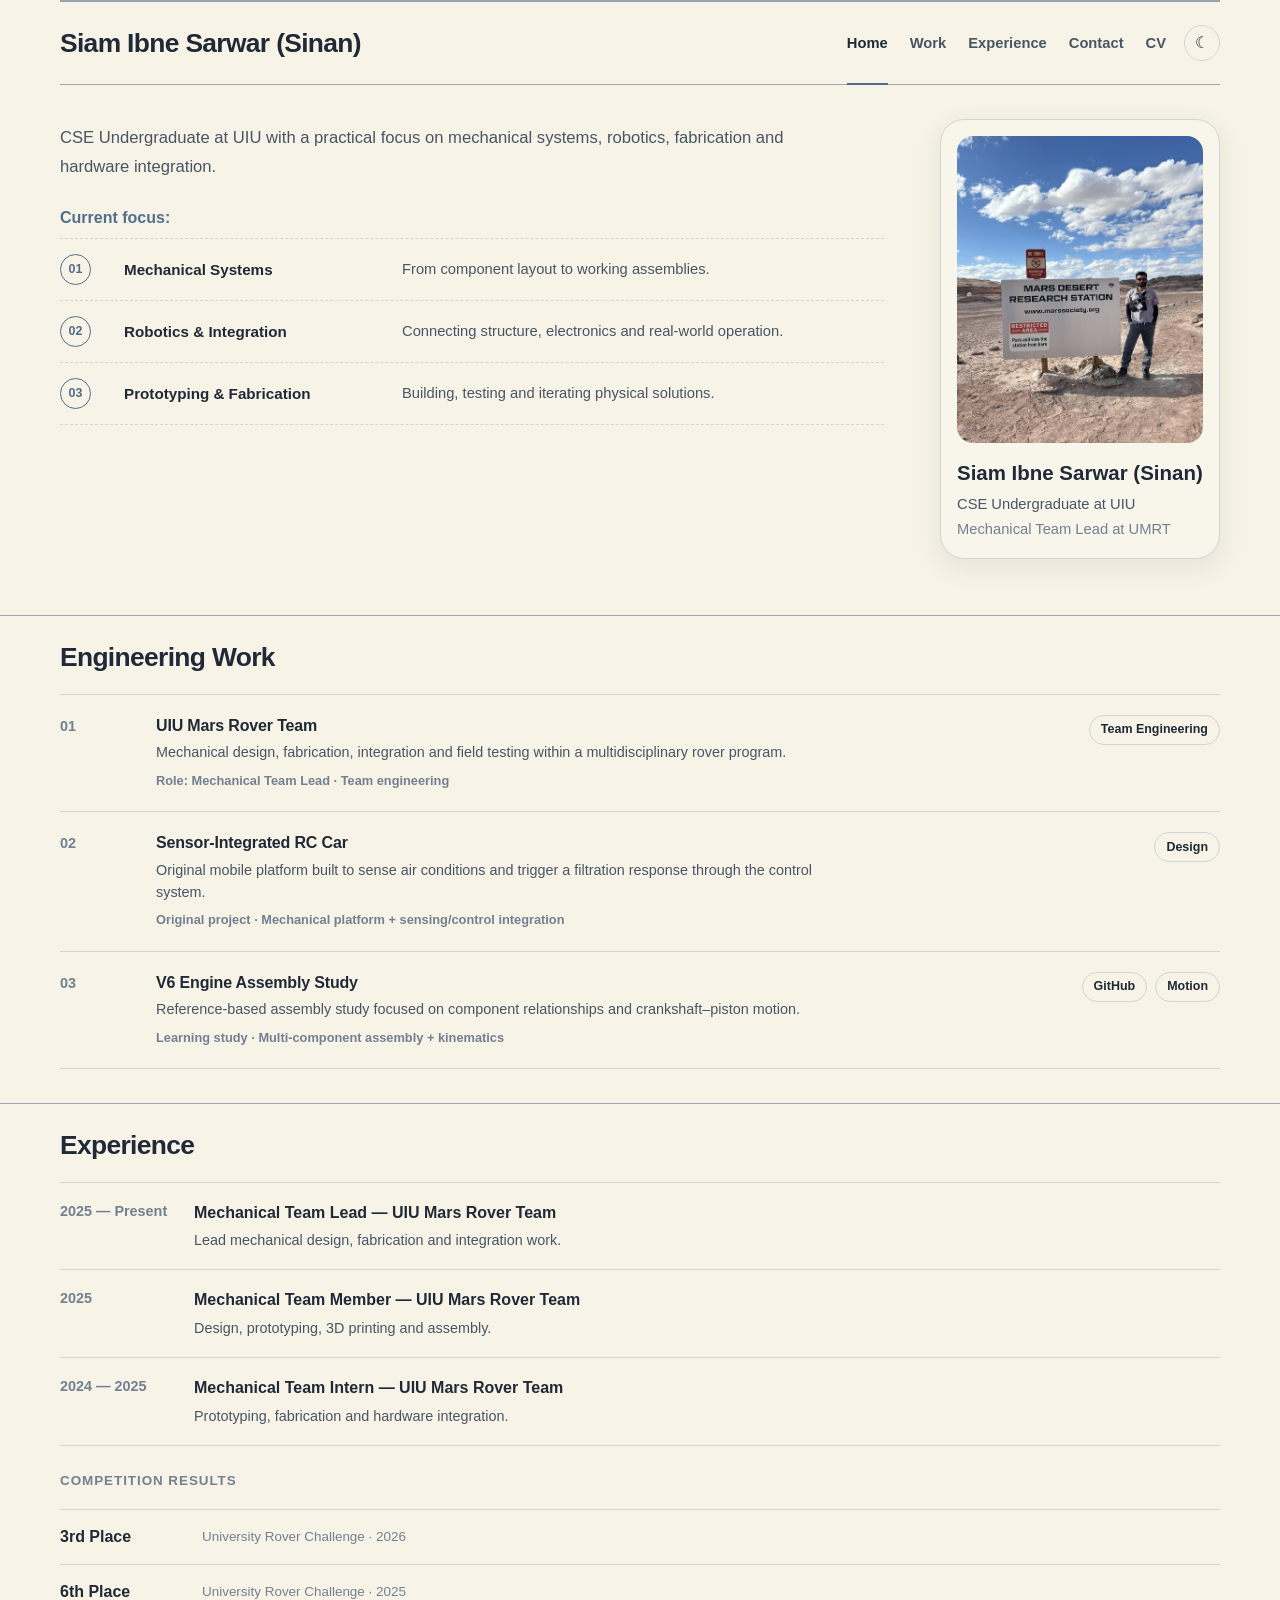
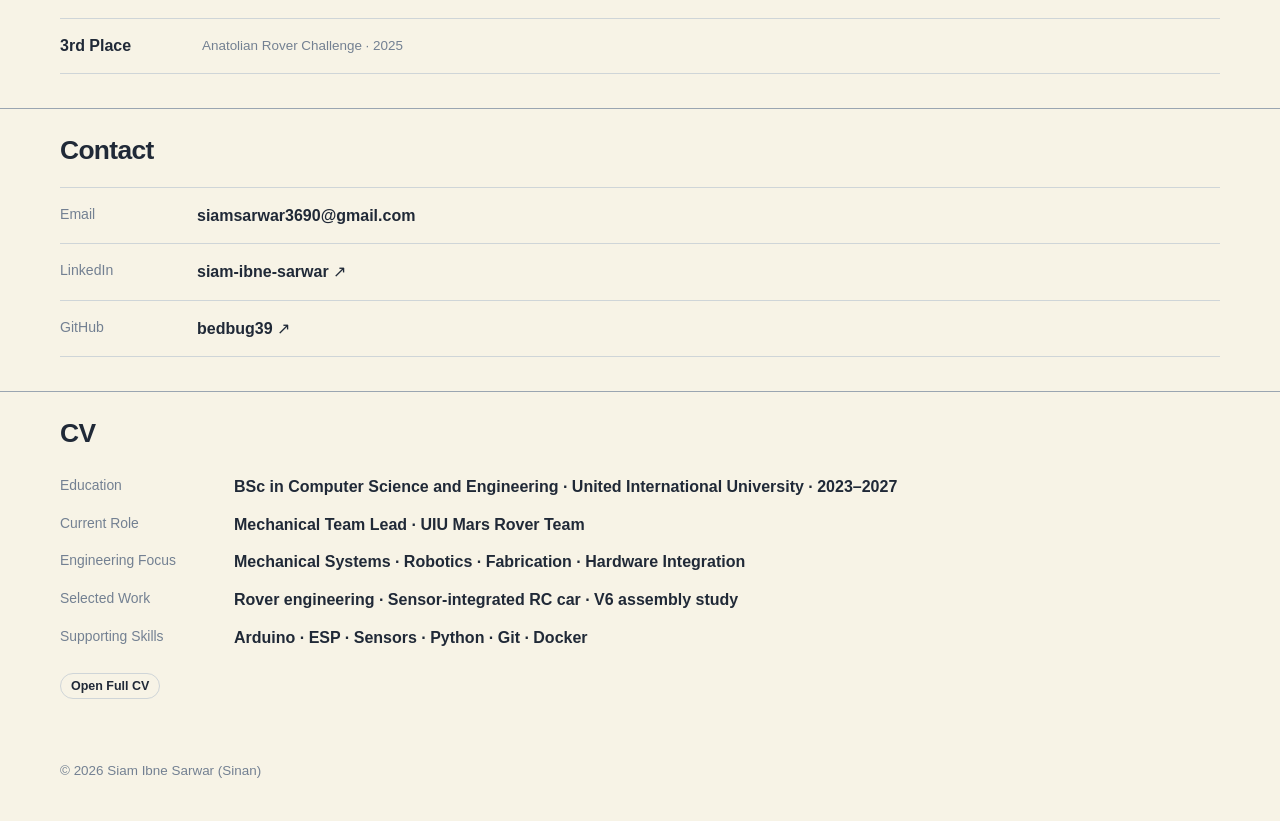
<file: index.html>
<!DOCTYPE html>
<html lang="en" data-theme="light">
<head>
  <meta charset="UTF-8">
  <meta name="viewport" content="width=device-width, initial-scale=1.0">
  <meta name="description" content="Siam Ibne Sarwar (Sinan) — engineering portfolio focused on mechanical systems, robotics and hardware integration.">
  <title>Siam Ibne Sarwar (Sinan) | Engineering Portfolio</title>
  <meta name="theme-color" content="#f7f3e6">
  <meta property="og:type" content="website">
  <meta property="og:title" content="Siam Ibne Sarwar (Sinan) | Engineering Portfolio">
  <meta property="og:description" content="Mechanical systems, robotics, fabrication and hardware integration.">
  <meta property="og:url" content="https://bedbug39.github.io/">
  <meta property="og:image" content="https://bedbug39.github.io/assets/images/profile.jpg">
  <link rel="canonical" href="https://bedbug39.github.io/">
  <link rel="icon" href="favicon.svg?v=4" type="image/svg+xml">
  <link rel="manifest" href="site.webmanifest">
  <link rel="stylesheet" href="styles.css?v=20260818-2">
  <script src="script.js?v=20260818-2" defer></script>
</head>
<body>

<header class="site-header">
  <div class="header-inner shell">
    <a class="brand" href="#home">Siam Ibne Sarwar (Sinan)</a>

    <div class="nav-area">
      <button id="menu-toggle" class="menu-toggle" aria-expanded="false" aria-controls="nav-links" aria-label="Toggle navigation">
        <span></span><span></span><span></span>
      </button>

      <nav id="nav-links" class="nav-links" aria-label="Primary navigation">
        <a href="#home" data-section="home" class="active">Home</a>
        <a href="#work" data-section="work">Work</a>
        <a href="#experience" data-section="experience">Experience</a>
        <a href="#contact" data-section="contact">Contact</a>
        <a href="#cv" data-section="cv">CV</a>
      </nav>

      <button id="theme-toggle" class="theme-toggle" type="button" aria-label="Switch theme">☾</button>
    </div>
  </div>
</header>

<main>
  <section id="home" class="home shell">
    <div class="home-grid">
      <div class="intro">
        <p class="intro-lead">
          CSE Undergraduate at UIU with a practical focus on mechanical systems, robotics, fabrication and hardware integration.
        </p>

        <p class="focus-title">Current focus:</p>

        <div class="focus-list">
          <div class="focus-row">
            <div class="focus-icon">01</div>
            <strong>Mechanical Systems</strong>
            <p>From component layout to working assemblies.</p>
          </div>
          <div class="focus-row">
            <div class="focus-icon">02</div>
            <strong>Robotics & Integration</strong>
            <p>Connecting structure, electronics and real-world operation.</p>
          </div>
          <div class="focus-row">
            <div class="focus-icon">03</div>
            <strong>Prototyping & Fabrication</strong>
            <p>Building, testing and iterating physical solutions.</p>
          </div>
        </div>
      </div>

      
      <aside class="profile-card">
        <img src="assets/images/profile.jpg" alt="Siam Ibne Sarwar">
        <h2>Siam Ibne Sarwar (Sinan)</h2>
        <p>CSE Undergraduate at UIU</p>
        <p class="role">Mechanical Team Lead at UMRT</p>
      </aside>

    </div>
  </section>

  
  <section id="work" class="section">
    <div class="shell">
      <h2 class="section-title">Engineering Work</h2>

      <div class="work-list">
        <article class="work-row work-project">
          <div class="work-year">01</div>
          <div>
            <h3>UIU Mars Rover Team</h3>
            <p>Mechanical design, fabrication, integration and field testing within a multidisciplinary rover program.</p>
            <div class="project-meta-line">Role: Mechanical Team Lead · Team engineering</div>
          </div>
          <div class="work-links">
            <span class="pill">Team Engineering</span>
          </div>
        </article>
<article class="work-row work-project">
          <div class="work-year">02</div>
          <div>
            <h3>Sensor-Integrated RC Car</h3>
            <p>
              Original mobile platform built to sense air conditions and trigger a filtration response through the control system.
            </p>
            <div class="project-meta-line">Original project · Mechanical platform + sensing/control integration</div>
          </div>
          <div class="work-links">
            <button class="pill project-toggle" type="button" data-target="rc-design">Design</button>
          </div>
        </article>

        <div id="rc-design" class="project-detail" hidden>
          <div class="detail-grid">
            <figure>
              <img src="assets/images/rc-car-design-front.jpg" alt="Front view of the RC car design">
              <figcaption>Front-side assembly view</figcaption>
            </figure>
            <figure>
              <img src="assets/images/rc-car-design-rear.jpg" alt="Rear view of the RC car design">
              <figcaption>Electronics integration view</figcaption>
            </figure>
          </div>
          <div class="project-story">
            <p><strong>Why I made it:</strong> to practice designing a real mechanical platform around actual electronics instead of modelling an isolated chassis.</p>
            <p><strong>What it does:</strong> an air sensor monitors conditions, abnormal data is reported to the control side, and the filtration unit can be activated through a relay.</p>
            <p><strong>Integrated hardware:</strong> battery holder, motor driver, ESP board, air sensor, relay module, filtration unit and supporting electronics.</p>
          </div>
        </div>

        <article class="work-row work-project">
          <div class="work-year">03</div>
          <div>
            <h3>V6 Engine Assembly Study</h3>
            <p>
              Reference-based assembly study focused on component relationships and crankshaft–piston motion.
            </p>
            <div class="project-meta-line">Learning study · Multi-component assembly + kinematics</div>
          </div>
          <div class="work-links">
            <a class="pill" href="https://github.com/bedbug39/v6-engine-cad-assembly" target="_blank" rel="noopener">GitHub</a>
            <a class="pill" href="https://github.com/bedbug39/v6-engine-cad-assembly/blob/main/motion/crankshaft_pistons_motion.mp4" target="_blank" rel="noopener">Motion</a>
          </div>
        </article>
      </div>
    </div>
  </section>


  <section id="experience" class="section">
    <div class="shell">
      <h2 class="section-title">Experience</h2>

      <div class="experience-list">
        <div class="exp-row">
          <time>2025 — Present</time>
          <div>
            <h3>Mechanical Team Lead — UIU Mars Rover Team</h3>
            <p>Lead mechanical design, fabrication and integration work.</p>
          </div>
        </div>
        <div class="exp-row">
          <time>2025</time>
          <div>
            <h3>Mechanical Team Member — UIU Mars Rover Team</h3>
            <p>Design, prototyping, 3D printing and assembly.</p>
          </div>
        </div>
        <div class="exp-row">
          <time>2024 — 2025</time>
          <div>
            <h3>Mechanical Team Intern — UIU Mars Rover Team</h3>
            <p>Prototyping, fabrication and hardware integration.</p>
          </div>
        </div>
      </div>

      <h3 class="minor-heading">Competition Results</h3>
      <div class="achievements">
        <div class="achievement">
          <strong>3rd Place</strong>
          <span>University Rover Challenge · 2026</span>
        </div>
        <div class="achievement">
          <strong>6th Place</strong>
          <span>University Rover Challenge · 2025</span>
        </div>
        <div class="achievement">
          <strong>3rd Place</strong>
          <span>Anatolian Rover Challenge · 2025</span>
        </div>
      </div>
    </div>
  </section>
<section id="contact" class="section">
    <div class="shell">
      <h2 class="section-title">Contact</h2>

      <div class="contact-list">
        <a class="contact-row" href="mailto:siamsarwar3690@gmail.com">
          <span>Email</span>
          <strong>siamsarwar3690@gmail.com</strong>
        </a>
        <a class="contact-row" href="https://www.linkedin.com/in/siam-ibne-sarwar" target="_blank" rel="noopener">
          <span>LinkedIn</span>
          <strong>siam-ibne-sarwar ↗</strong>
        </a>
        <a class="contact-row" href="https://github.com/bedbug39" target="_blank" rel="noopener">
          <span>GitHub</span>
          <strong>bedbug39 ↗</strong>
        </a>
      </div>
    </div>
  </section>

<section id="cv" class="section">
    <div class="shell">
      <h2 class="section-title">CV</h2>

      <dl class="cv-grid">
        <dt>Education</dt>
        <dd>BSc in Computer Science and Engineering · United International University · 2023–2027</dd>

        <dt>Current Role</dt>
        <dd>Mechanical Team Lead · UIU Mars Rover Team</dd>

        <dt>Engineering Focus</dt>
        <dd>Mechanical Systems · Robotics · Fabrication · Hardware Integration</dd>

        <dt>Selected Work</dt>
        <dd>Rover engineering · Sensor-integrated RC car · V6 assembly study</dd>

        <dt>Supporting Skills</dt>
        <dd>Arduino · ESP · Sensors · Python · Git · Docker</dd>
      </dl>

      <div class="cv-actions">
        <a class="pill" href="assets/docs/Siam_Ibne_Sarwar_CV.pdf" target="_blank" rel="noopener">Open Full CV</a>
      </div>
    </div>
  </section>

</main>

<footer class="footer shell">
  © <span id="year"></span> Siam Ibne Sarwar (Sinan)
</footer>

</body>
</html>
</file>
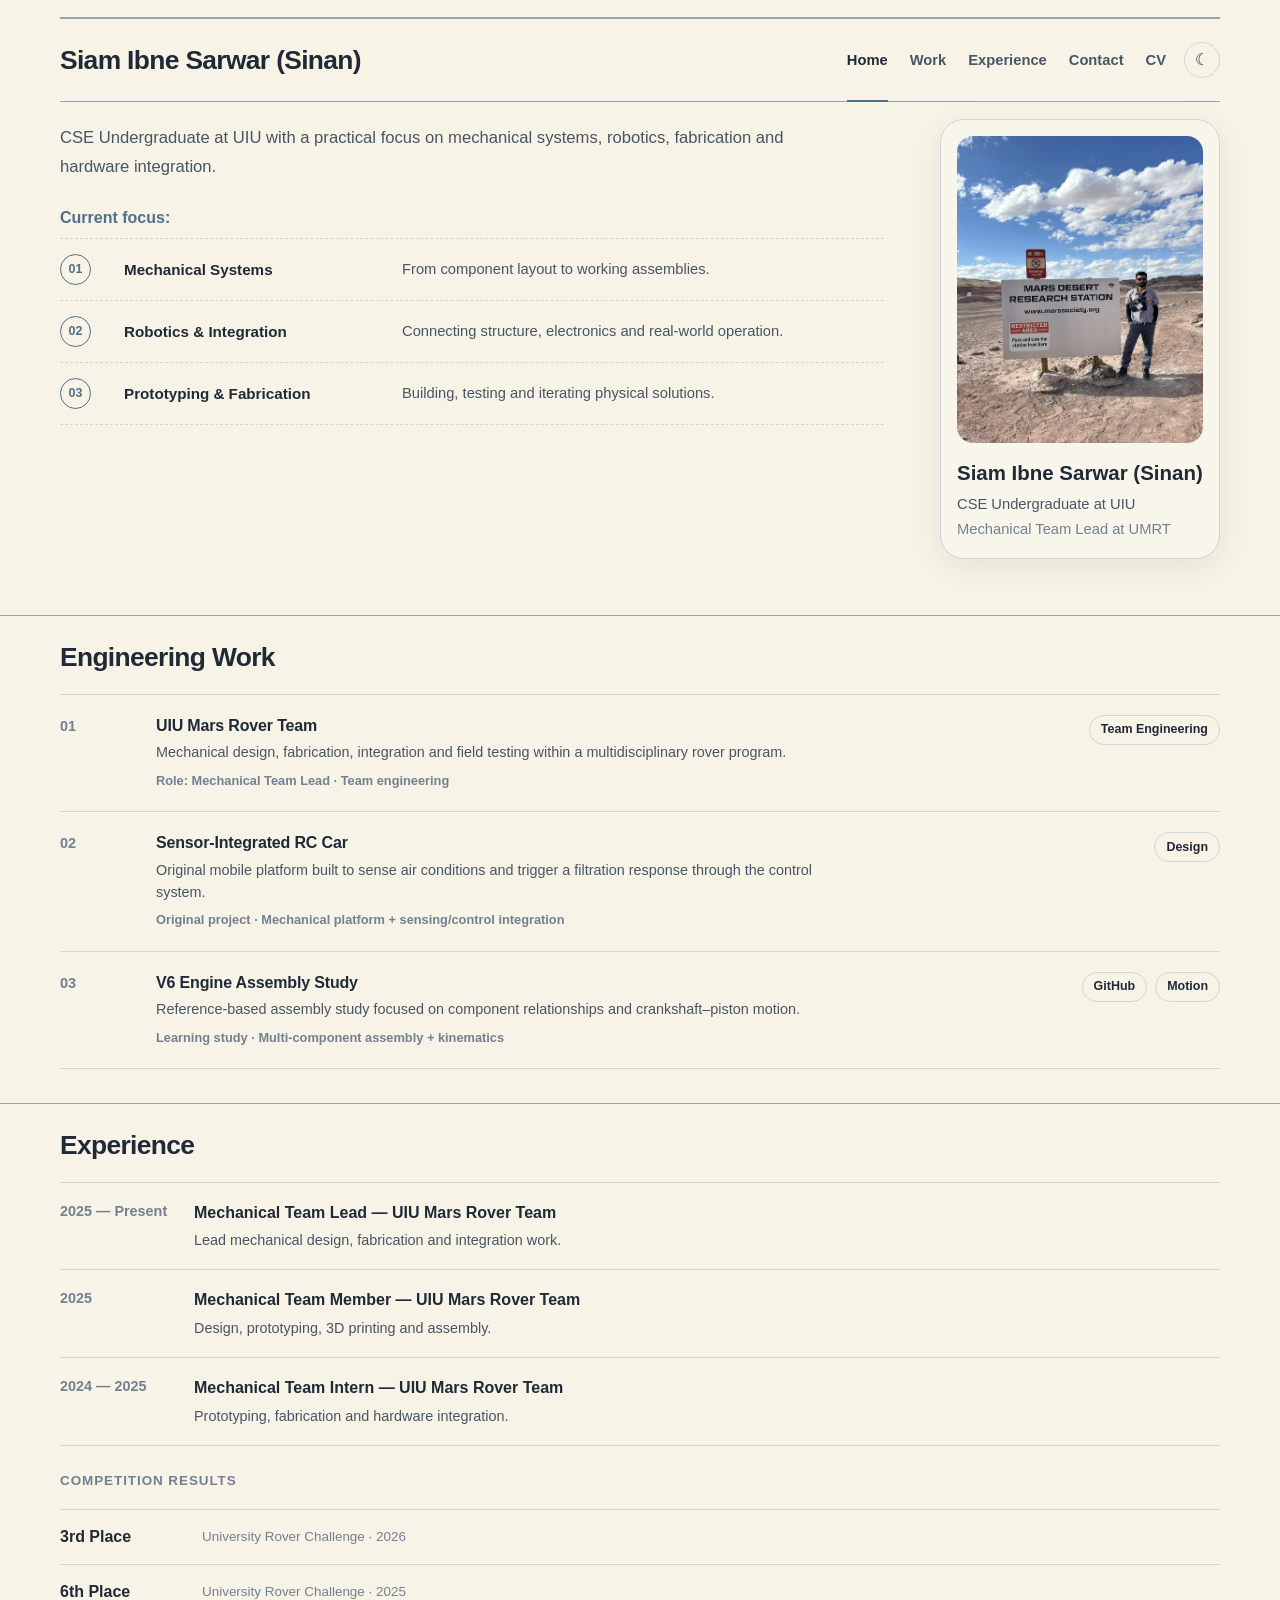
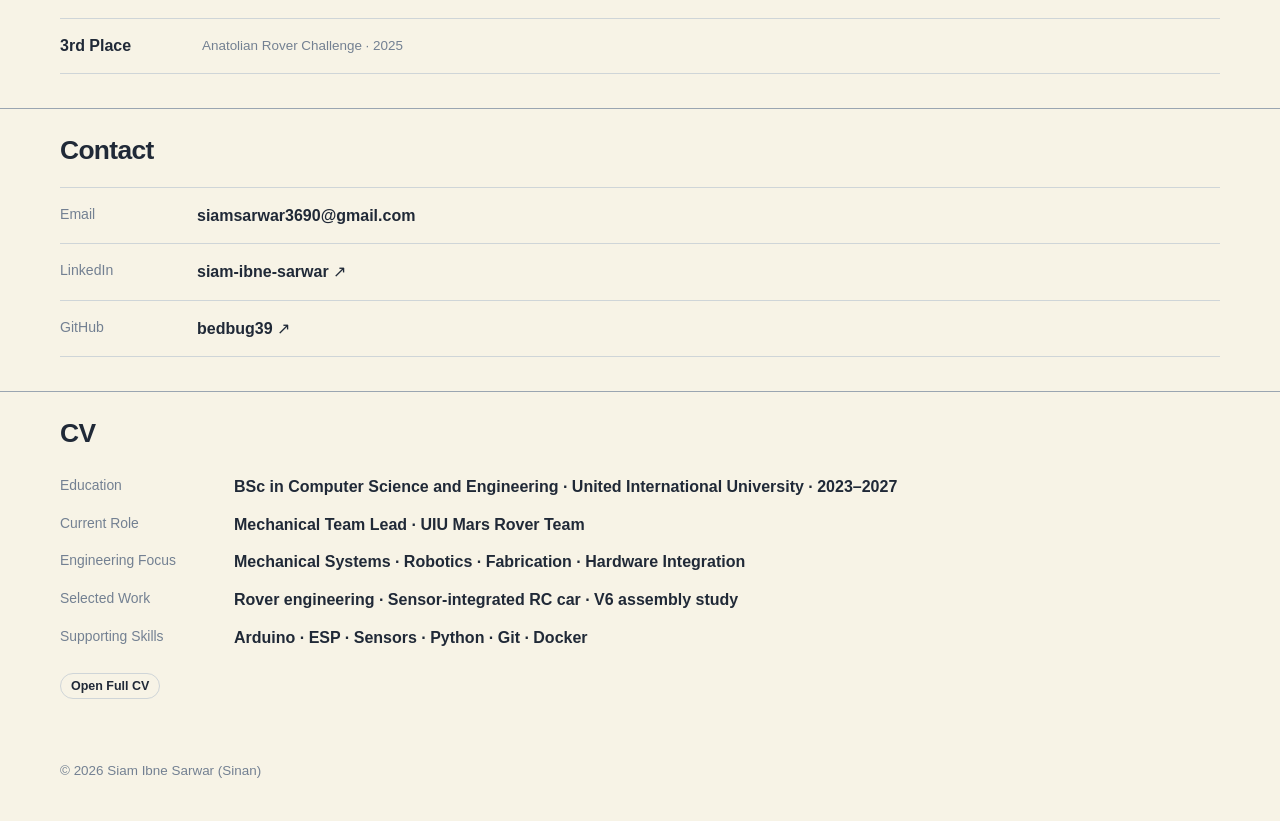
<file: contact.html>
<!DOCTYPE html>
<html lang="en">
<head>
  <meta charset="UTF-8">
  <meta http-equiv="refresh" content="0;url=index.html#contact">
  <meta name="viewport" content="width=device-width,initial-scale=1">
  <title>Redirecting…</title>
</head>
<body>
  <p><a href="index.html#contact">Continue to portfolio</a></p>
</body>
</html>
</file>
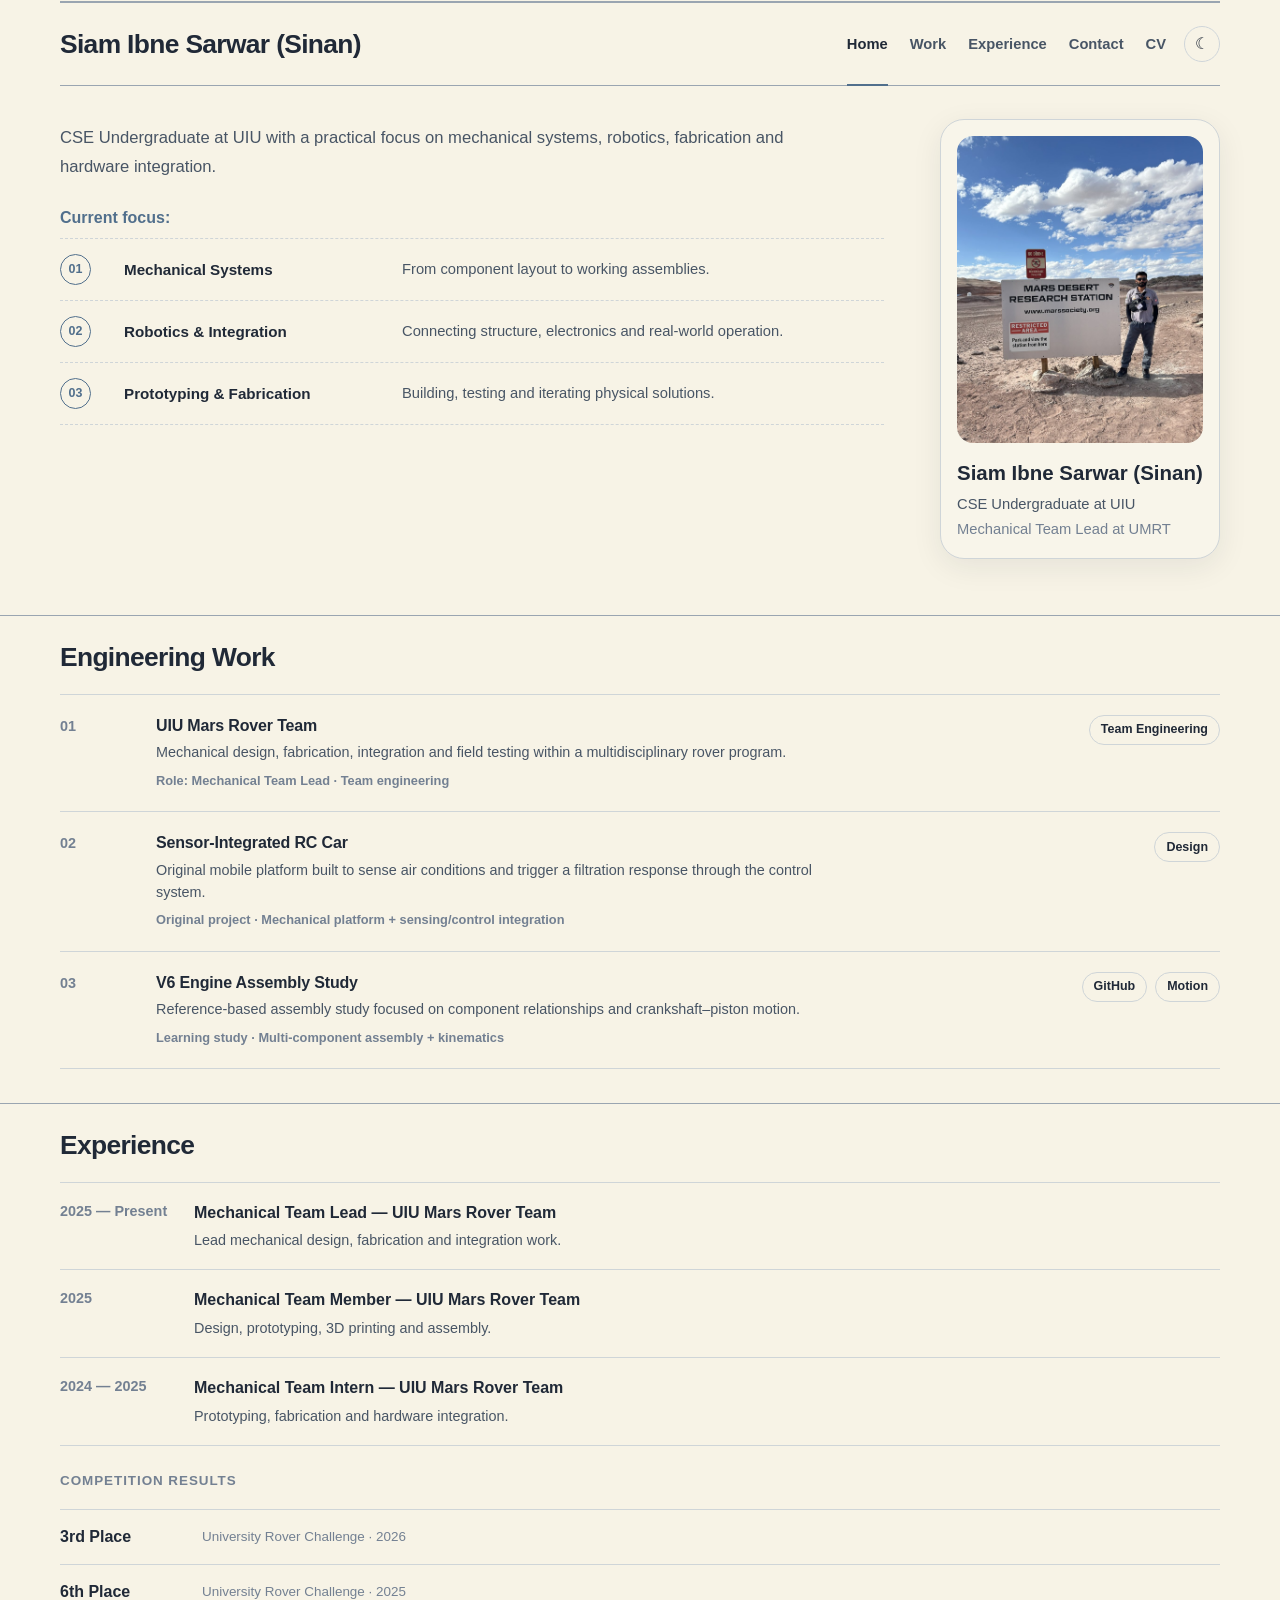
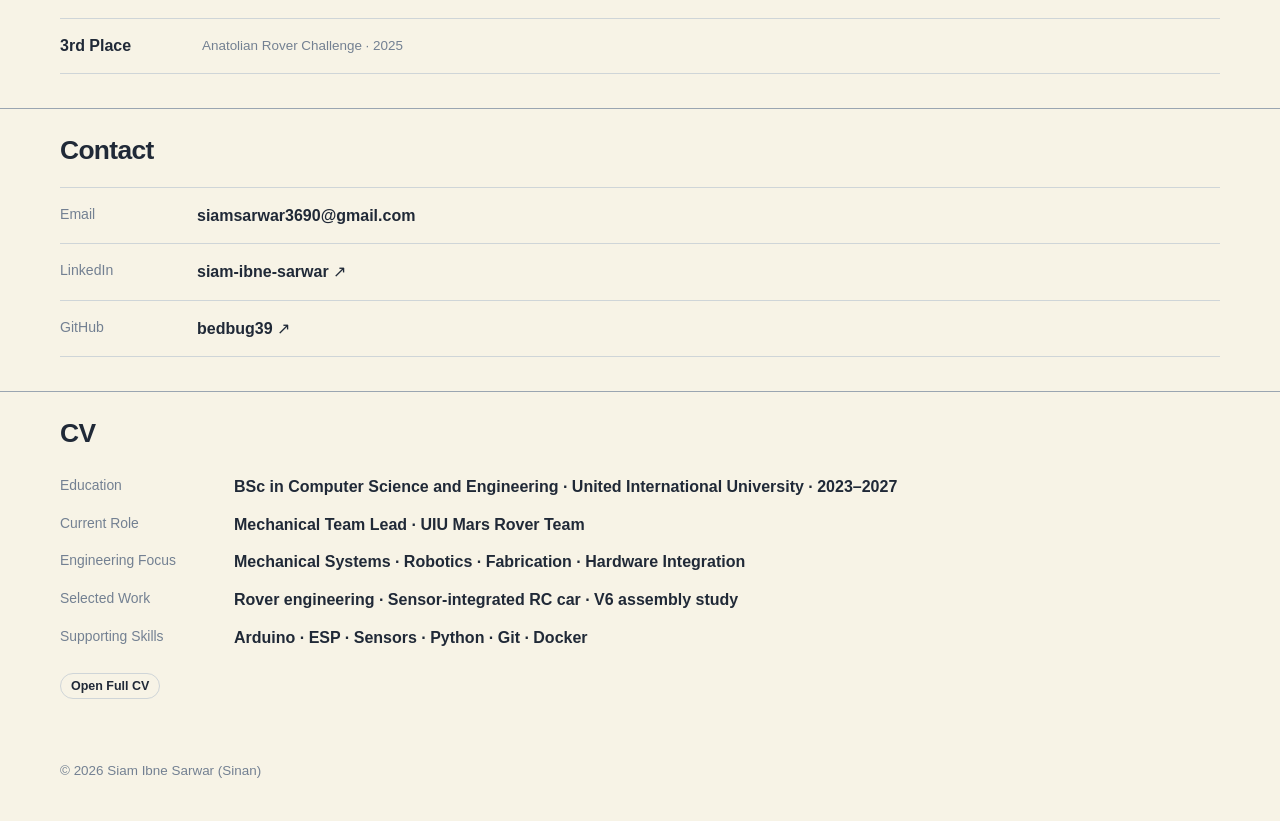
<file: projects.html>
<!DOCTYPE html>
<html lang="en">
<head>
  <meta charset="UTF-8">
  <meta http-equiv="refresh" content="0;url=index.html#work">
  <meta name="viewport" content="width=device-width,initial-scale=1">
  <title>Redirecting…</title>
</head>
<body>
  <p><a href="index.html#work">Continue to portfolio</a></p>
</body>
</html>
</file>
<file: styles.css>
:root {
  --bg: #f7f3e6;
  --paper: #fbf8ee;
  --ink: #202937;
  --text: #485565;
  --muted: #738092;
  --line: #9aa5b1;
  --soft-line: #cfd5d8;
  --accent: #516f8c;
  --card: #f8f5ea;
  --shadow: rgba(25, 34, 45, .08);
  --max: 1160px;
}

[data-theme="dark"] {
  --bg: #20252a;
  --paper: #242a30;
  --ink: #eef2f5;
  --text: #c5cdd4;
  --muted: #8f9ba5;
  --line: #56616b;
  --soft-line: #3a4249;
  --accent: #9fb6c9;
  --card: #252b31;
  --shadow: rgba(0, 0, 0, .22);
}

* { box-sizing: border-box; }

html {
  scroll-behavior: smooth;
  scroll-padding-top: 102px;
}

body {
  margin: 0;
  background: var(--bg);
  color: var(--ink);
  font-family: "Avenir Next", Avenir, "Segoe UI", Arial, sans-serif;
  line-height: 1.6;
  -webkit-font-smoothing: antialiased;
  transition: background .2s ease, color .2s ease;
}

img { display: block; max-width: 100%; }
a { color: inherit; text-decoration: none; }
button { font: inherit; }

.shell {
  width: min(var(--max), calc(100% - 48px));
  margin: 0 auto;
}

/* Header */
.site-header {
  position: sticky;
  top: 0;
  z-index: 100;
  background: color-mix(in srgb, var(--bg) 94%, transparent);
  backdrop-filter: blur(12px);
}

.header-inner {
  min-height: 84px;
  display: flex;
  align-items: center;
  justify-content: space-between;
  gap: 28px;
  border-top: 2px solid var(--line);
  border-bottom: 1px solid var(--line);
}

.brand {
  font-family: Georgia, "Times New Roman", serif;
  font-size: 1.65rem;
  font-weight: 700;
  letter-spacing: -.025em;
}

.nav-area {
  display: flex;
  align-items: center;
  gap: 18px;
}

.nav-links {
  display: flex;
  align-items: center;
  gap: 22px;
  font-size: .92rem;
  font-weight: 650;
}

.nav-links a {
  position: relative;
  padding: 30px 0 28px;
  color: var(--text);
}

.nav-links a:hover,
.nav-links a.active {
  color: var(--ink);
}

.nav-links a.active::after {
  content: "";
  position: absolute;
  left: 0;
  right: 0;
  bottom: -1px;
  height: 2px;
  background: var(--accent);
}

.theme-toggle {
  width: 36px;
  height: 36px;
  border: 1px solid var(--soft-line);
  border-radius: 50%;
  background: transparent;
  color: var(--ink);
  cursor: pointer;
  display: grid;
  place-items: center;
  font-size: 1rem;
}

.theme-toggle:hover {
  border-color: var(--accent);
}

.menu-toggle {
  display: none;
  border: 0;
  background: transparent;
  padding: 8px;
  cursor: pointer;
}
.menu-toggle span {
  display: block;
  width: 22px;
  height: 1.5px;
  background: var(--ink);
  margin: 5px 0;
}

/* Main home */
.home {
  padding: 34px 0 56px;
}

.home-grid {
  display: grid;
  grid-template-columns: minmax(0, 1fr) 280px;
  gap: 56px;
  align-items: start;
}

.intro {
  padding-top: 4px;
}

.intro-lead {
  margin: 0 0 24px;
  max-width: 760px;
  font-size: 1.04rem;
  line-height: 1.75;
  color: var(--text);
  font-weight: 520;
}

.focus-title {
  margin: 0 0 8px;
  font-family: Georgia, "Times New Roman", serif;
  font-size: 1rem;
  font-style: italic;
  color: var(--accent);
}

.focus-list {
  border-top: 1px dashed var(--soft-line);
}

.focus-row {
  display: grid;
  grid-template-columns: 46px 260px 1fr;
  gap: 18px;
  align-items: center;
  padding: 15px 0;
  border-bottom: 1px dashed var(--soft-line);
}

.focus-icon {
  width: 31px;
  height: 31px;
  border-radius: 50%;
  border: 1px solid var(--accent);
  display: grid;
  place-items: center;
  color: var(--accent);
  font-size: .78rem;
  font-weight: 700;
}

.focus-row strong {
  font-size: .95rem;
}

.focus-row p {
  margin: 0;
  color: var(--text);
  font-size: .92rem;
}

.profile-card {
  border: 1px solid var(--soft-line);
  border-radius: 24px;
  padding: 16px;
  background: var(--card);
  box-shadow: 0 8px 30px var(--shadow);
}

.profile-card img {
  width: 100%;
  aspect-ratio: 4 / 5;
  object-fit: cover;
  border-radius: 16px;
}

.profile-card h2 {
  margin: 14px 0 0;
  font-family: Georgia, "Times New Roman", serif;
  font-size: 1.28rem;
}

.profile-card p {
  margin: 3px 0 0;
  color: var(--text);
  font-size: .92rem;
}

.profile-card .role {
  margin-top: 2px;
  color: var(--muted);
}

.socials {
  display: flex;
  gap: 8px;
  margin-top: 14px;
}

.socials a {
  width: 36px;
  height: 36px;
  border: 1px solid var(--soft-line);
  border-radius: 12px;
  display: grid;
  place-items: center;
  font-size: .78rem;
  font-weight: 750;
  color: var(--ink);
}

.socials a:hover {
  border-color: var(--accent);
  color: var(--accent);
}

/* Sections */
.section {
  padding: 26px 0 34px;
  border-top: 1px solid var(--line);
  scroll-margin-top: 96px;
}

.section-title {
  margin: 0 0 20px;
  font-family: Georgia, "Times New Roman", serif;
  font-size: 1.65rem;
  line-height: 1.2;
}

.section-subtitle {
  margin: -10px 0 18px;
  color: var(--muted);
  font-size: .86rem;
}

/* Work */
.work-list {
  border-top: 1px solid var(--soft-line);
}

.work-row {
  display: grid;
  grid-template-columns: 74px 1fr 210px;
  gap: 22px;
  align-items: start;
  padding: 20px 0;
  border-bottom: 1px solid var(--soft-line);
}

.work-year {
  color: var(--muted);
  font-size: .9rem;
  font-weight: 700;
}

.work-row h3 {
  margin: 0 0 5px;
  font-size: 1rem;
  line-height: 1.35;
}

.work-row p {
  margin: 0;
  color: var(--text);
  font-size: .9rem;
}

.work-links {
  display: flex;
  gap: 8px;
  flex-wrap: wrap;
  justify-content: flex-end;
}

.pill {
  border: 1px solid var(--soft-line);
  border-radius: 999px;
  padding: 5px 10px;
  font-size: .78rem;
  color: var(--ink);
}

.pill:hover {
  border-color: var(--accent);
  color: var(--accent);
}

/* Experience */
.experience-list {
  border-top: 1px solid var(--soft-line);
}

.exp-row {
  display: grid;
  grid-template-columns: 110px 1fr;
  gap: 24px;
  padding: 17px 0;
  border-bottom: 1px solid var(--soft-line);
}

.exp-row time {
  color: var(--muted);
  font-weight: 700;
  font-size: .9rem;
}

.exp-row h3 {
  margin: 0;
  font-size: 1rem;
}

.exp-row p {
  margin: 4px 0 0;
  color: var(--text);
  font-size: .9rem;
}

/* Achievements */
.achievements {
  margin-top: 18px;
  display: grid;
  grid-template-columns: repeat(3, 1fr);
  gap: 16px;
}

.achievement {
  padding: 14px 0;
  border-top: 1px solid var(--soft-line);
}

.achievement strong {
  display: block;
  font-size: 1rem;
}

.achievement span {
  display: block;
  margin-top: 3px;
  color: var(--muted);
  font-size: .84rem;
}

/* CV */
.cv-grid {
  display: grid;
  grid-template-columns: 150px 1fr;
  gap: 12px 24px;
  padding-top: 4px;
}

.cv-grid dt {
  color: var(--muted);
  font-size: .87rem;
}

.cv-grid dd {
  margin: 0;
  font-weight: 560;
  color: var(--ink);
}

.cv-actions {
  margin-top: 22px;
}

/* Contact */
.contact-list {
  border-top: 1px solid var(--soft-line);
}

.contact-row {
  display: grid;
  grid-template-columns: 115px 1fr;
  gap: 22px;
  padding: 15px 0;
  border-bottom: 1px solid var(--soft-line);
}

.contact-row span {
  color: var(--muted);
  font-size: .88rem;
}

.contact-row strong {
  font-weight: 560;
  overflow-wrap: anywhere;
}

/* Footer */
.footer {
  padding: 28px 0 40px;
  color: var(--muted);
  font-size: .84rem;
}

/* Mobile */
@media (max-width: 900px) {
  .home-grid {
    grid-template-columns: 1fr;
  }

  .profile-card {
    max-width: 340px;
  }

  .focus-row {
    grid-template-columns: 42px 220px 1fr;
  }
}

@media (max-width: 760px) {
  .shell {
    width: min(var(--max), calc(100% - 30px));
  }

  .header-inner {
    min-height: 68px;
  }

  .brand {
    font-size: 1.25rem;
  }

  .menu-toggle {
    display: block;
  }

  .nav-area {
    gap: 8px;
  }

  .nav-links {
    display: none;
    position: absolute;
    top: 68px;
    left: 0;
    right: 0;
    background: var(--bg);
    border-bottom: 1px solid var(--line);
    flex-direction: column;
    align-items: flex-start;
    gap: 0;
    padding: 10px 15px 14px;
  }

  .nav-links.open {
    display: flex;
  }

  .nav-links a {
    width: 100%;
    padding: 10px 0;
  }

  .nav-links a.active::after {
    display: none;
  }

  .home {
    padding-top: 24px;
  }

  .focus-row {
    grid-template-columns: 38px 1fr;
    gap: 12px;
  }

  .focus-row p {
    grid-column: 2;
  }

  .work-row {
    grid-template-columns: 1fr;
    gap: 8px;
  }

  .work-links {
    justify-content: flex-start;
  }

  .exp-row {
    grid-template-columns: 1fr;
    gap: 6px;
  }

  .achievements {
    grid-template-columns: 1fr;
  }

  .cv-grid,
  .contact-row {
    grid-template-columns: 1fr;
    gap: 4px;
  }
}

@media (prefers-reduced-motion: reduce) {
  html { scroll-behavior: auto; }
}


/* V8 — profile icons + expandable engineering design panels */
.socials a svg {
  width: 18px;
  height: 18px;
}

.project-toggle {
  background: transparent;
  cursor: pointer;
  font: inherit;
}

.project-detail {
  padding: 20px 0 24px 74px;
  border-bottom: 1px solid var(--soft-line);
}

.project-detail[hidden] {
  display: none;
}

.detail-grid {
  display: grid;
  grid-template-columns: 1fr 1fr;
  gap: 16px;
}

.detail-grid figure {
  margin: 0;
}

.detail-grid img {
  width: 100%;
  aspect-ratio: 16 / 10;
  object-fit: cover;
  border: 1px solid var(--soft-line);
  background: var(--card);
}

.detail-grid figcaption {
  margin-top: 7px;
  color: var(--muted);
  font-size: .8rem;
}

.detail-note {
  max-width: 780px;
  margin: 15px 0 0;
  color: var(--text);
  font-size: .88rem;
}

@media (max-width: 760px) {
  .project-detail {
    padding-left: 0;
  }

  .detail-grid {
    grid-template-columns: 1fr;
  }
}


/* V11 — content hierarchy refinements */

/* Competition results should read as a vertical record, not cards side-by-side. */
.achievements {
  grid-template-columns: 1fr !important;
  gap: 0 !important;
  background: transparent !important;
  border: 0 !important;
}

.achievement {
  display: grid;
  grid-template-columns: 120px 1fr;
  gap: 22px;
  padding: 14px 0 !important;
  border-top: 1px solid var(--soft-line);
  background: transparent !important;
}

.achievement:last-child {
  border-bottom: 1px solid var(--soft-line);
}

.achievement strong {
  margin: 0;
}

.achievement span {
  margin: 0;
  align-self: center;
}

/* Slightly richer project text while keeping the page concise. */
.work-extra {
  margin-top: 8px !important;
}

.project-story {
  max-width: 820px;
  margin-top: 15px;
  color: var(--text);
  font-size: .88rem;
}

.project-story p {
  margin: 0 0 10px;
}

.project-story p:last-child {
  margin-bottom: 0;
}

/* CV remains a separate section but intentionally compact. */
#cv .cv-grid {
  max-width: 860px;
}

@media (max-width: 760px) {
  .achievement {
    grid-template-columns: 1fr;
    gap: 3px;
  }
}


/* V12 — final typography/order refinements */

/* More distinctive but mature serif for identity and section headings. */
.brand,
.profile-card h2,
.section-title,
.focus-title {
  font-family: "Charter", "Iowan Old Style", "Palatino Linotype", "Book Antiqua", Palatino, Georgia, serif !important;
}

/* Keep engineering-work action controls visually identical. */
.work-links .pill,
.work-links .project-toggle {
  font-family: inherit !important;
  font-size: .78rem !important;
  font-weight: 600 !important;
  line-height: 1 !important;
  min-height: 30px;
  display: inline-flex;
  align-items: center;
  justify-content: center;
  padding: 6px 11px !important;
  border-width: 1px;
  border-style: solid;
  border-color: var(--soft-line);
  border-radius: 999px;
  color: var(--ink);
  background: transparent;
  box-sizing: border-box;
}

.work-links .project-toggle {
  appearance: none;
  -webkit-appearance: none;
}

.work-links .pill:hover,
.work-links .project-toggle:hover {
  border-color: var(--accent);
  color: var(--accent);
}

/* Slightly quieter V6 description. */
.work-row p {
  max-width: 700px;
}


/* V13 — unified typography and final profile cleanup */

/* One font family across every visible text element. */
html,
body,
button,
input,
textarea,
select,
.brand,
.profile-card h2,
.section-title,
.focus-title,
.nav-links,
.intro-lead,
.focus-row,
.work-row,
.exp-row,
.achievement,
.cv-grid,
.contact-row,
.pill,
.project-toggle,
figcaption,
.footer {
  font-family: "Avenir Next", Avenir, "Segoe UI", Helvetica, Arial, sans-serif !important;
}

/* Remove any inherited serif/monospace styling from visible text. */
.kicker,
.section-no,
.meta,
.role,
.work-year,
.project-meta,
.timeline-date,
.focus-title {
  font-family: inherit !important;
}

/* Profile card no longer needs spacing reserved for social buttons. */
.profile-card {
  padding-bottom: 16px;
}

/* Keep typography hierarchy through weight/size only, not font-family changes. */
.brand {
  font-weight: 700;
}

.section-title {
  font-weight: 700;
  letter-spacing: -.025em;
}

.profile-card h2 {
  font-weight: 700;
}

.focus-title {
  font-style: normal;
  font-weight: 650;
}


/* FINAL REFINEMENT — stronger content hierarchy, no decorative clutter */

.intro-context {
  margin: -12px 0 24px;
  color: var(--muted);
  font-size: .88rem;
  font-weight: 600;
}

.project-meta-line {
  margin-top: 7px;
  color: var(--muted);
  font-size: .8rem;
  font-weight: 600;
}

.minor-heading {
  margin: 24px 0 6px;
  font-size: .84rem;
  font-weight: 700;
  color: var(--muted);
  text-transform: uppercase;
  letter-spacing: .07em;
}

.project-detail {
  background: color-mix(in srgb, var(--card) 70%, transparent);
  border-left: 2px solid var(--accent);
  padding-right: 18px;
}

.project-story strong {
  color: var(--ink);
  font-weight: 700;
}

.work-row h3 {
  letter-spacing: -.01em;
}

.work-row p {
  line-height: 1.55;
}

.cv-actions .pill {
  font-weight: 700;
}

@media (max-width: 760px) {
  .intro-context {
    margin-top: -8px;
  }
}
</file>
